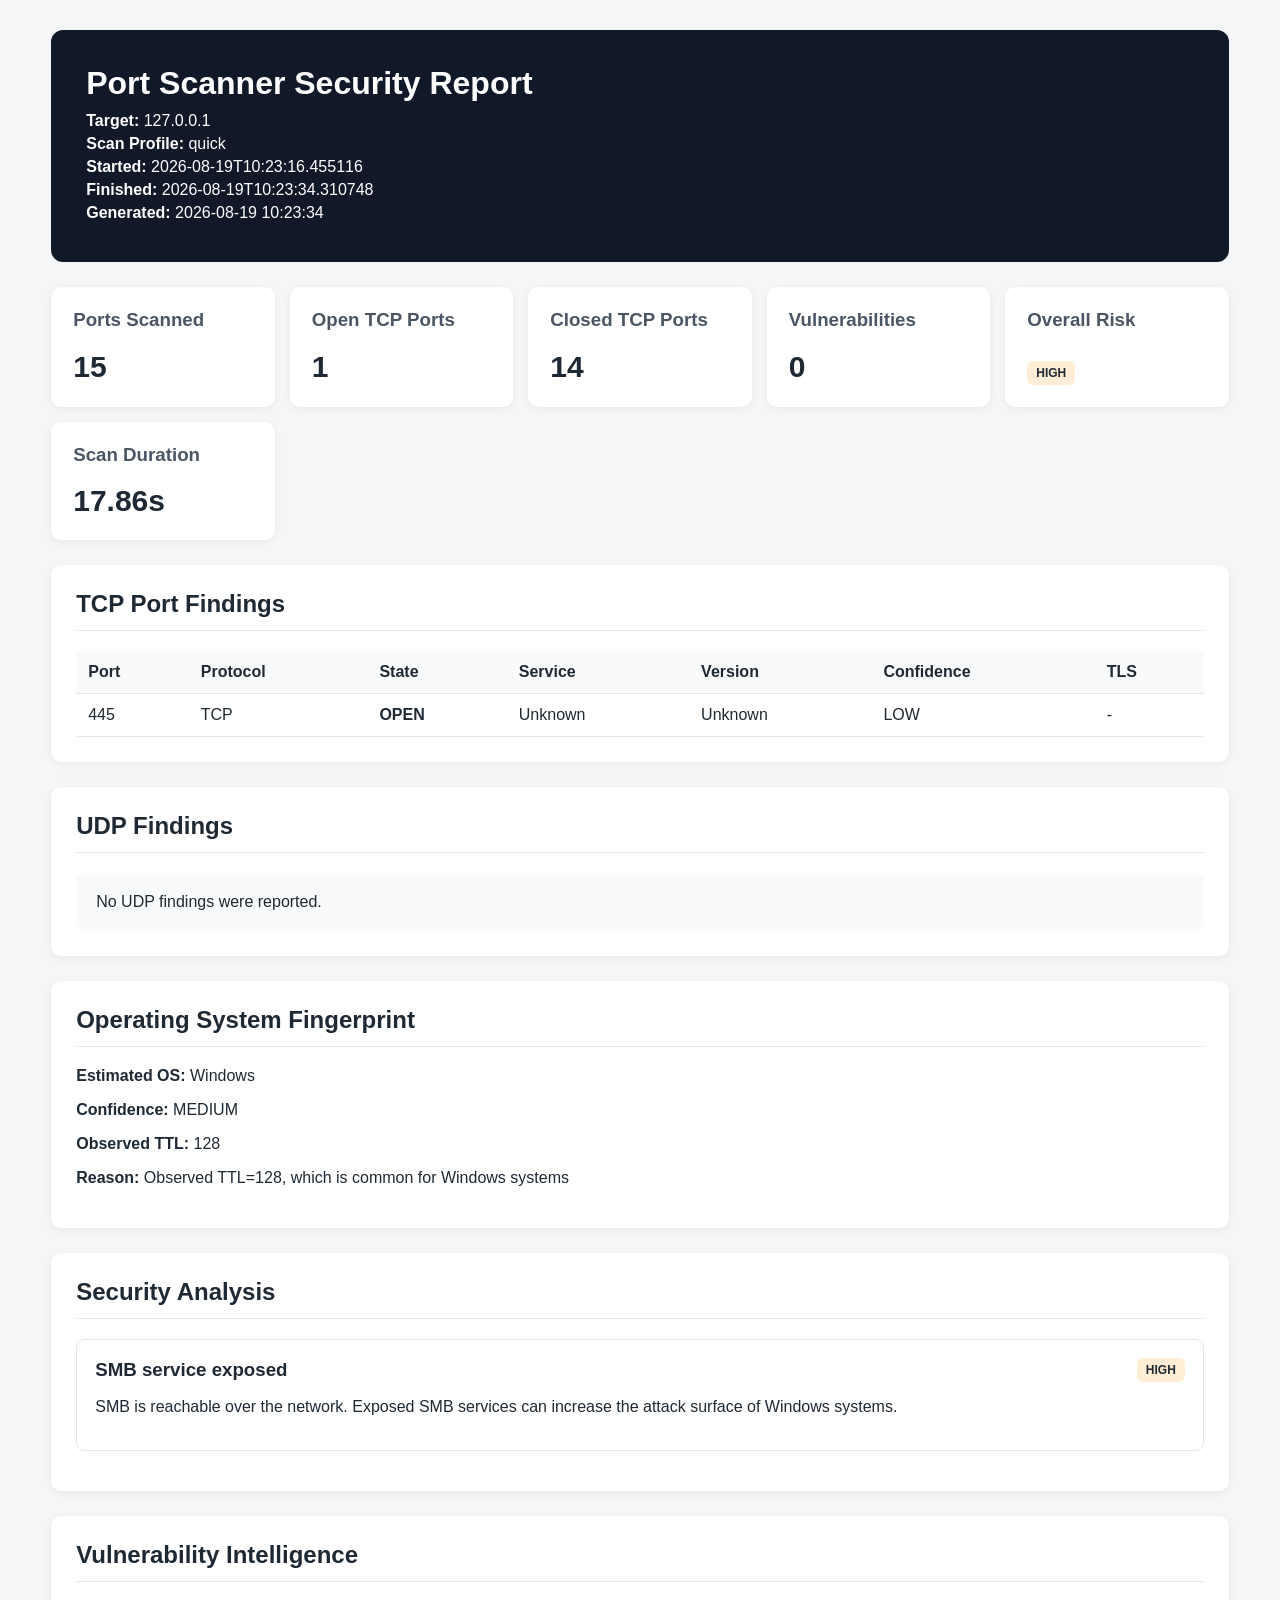
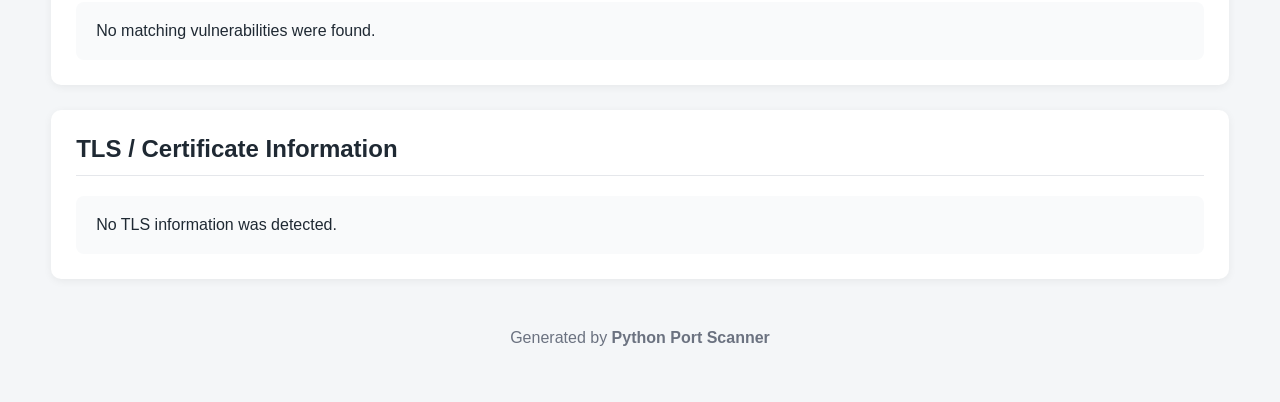
<file: report.html>
<!DOCTYPE html>

<html>

<head>

<meta charset="UTF-8">

<meta
    name="viewport"
    content="width=device-width,
    initial-scale=1.0"
>

<title>
    Port Scanner Security Report
</title>


<style>

* {
    box-sizing: border-box;
}

body {

    margin: 0;

    font-family:
        Arial,
        Helvetica,
        sans-serif;

    background:
        #f4f6f8;

    color:
        #1f2933;

}

.container {

    width: 92%;

    max-width: 1400px;

    margin:
        30px auto;

}

.header {

    background:
        #111827;

    color:
        white;

    padding:
        35px;

    border-radius:
        12px;

    margin-bottom:
        25px;

}

.header h1 {

    margin:
        0 0 10px 0;

    font-size:
        32px;

}

.header p {

    margin:
        5px 0;

}

.grid {

    display:
        grid;

    grid-template-columns:
        repeat(
            auto-fit,
            minmax(
                200px,
                1fr
            )
        );

    gap:
        15px;

    margin-bottom:
        25px;

}

.card {

    background:
        white;

    padding:
        22px;

    border-radius:
        10px;

    box-shadow:
        0 2px 8px
        rgba(
            0,
            0,
            0,
            0.06
        );

}

.card h3 {

    margin-top:
        0;

    color:
        #4b5563;

}

.metric {

    font-size:
        30px;

    font-weight:
        bold;

}

section {

    background:
        white;

    padding:
        25px;

    border-radius:
        10px;

    margin-bottom:
        25px;

    box-shadow:
        0 2px 8px
        rgba(
            0,
            0,
            0,
            0.06
        );

}

section h2 {

    margin-top:
        0;

    border-bottom:
        1px solid #e5e7eb;

    padding-bottom:
        12px;

}

table {

    width:
        100%;

    border-collapse:
        collapse;

    margin-top:
        15px;

}

th,
td {

    padding:
        12px;

    text-align:
        left;

    border-bottom:
        1px solid #e5e7eb;

    vertical-align:
        top;

}

th {

    background:
        #f9fafb;

}

tr:hover {

    background:
        #f9fafb;

}

.open {

    font-weight:
        bold;

}

.badge {

    display:
        inline-block;

    padding:
        5px 9px;

    border-radius:
        6px;

    font-size:
        12px;

    font-weight:
        bold;

}

.critical {

    background:
        #fee2e2;

}

.high {

    background:
        #ffedd5;

}

.medium {

    background:
        #fef3c7;

}

.low {

    background:
        #dcfce7;

}

.unknown {

    background:
        #e5e7eb;

}

.finding {

    border:
        1px solid #e5e7eb;

    padding:
        18px;

    margin-bottom:
        15px;

    border-radius:
        8px;

}

.finding-header {

    display:
        flex;

    justify-content:
        space-between;

    align-items:
        center;

    gap:
        15px;

}

.finding-header h3 {

    margin:
        0;

}

.tls-card {

    border:
        1px solid #e5e7eb;

    border-radius:
        8px;

    padding:
        18px;

    margin-bottom:
        15px;

}

.empty {

    padding:
        20px;

    background:
        #f9fafb;

    border-radius:
        8px;

}

.footer {

    text-align:
        center;

    color:
        #6b7280;

    padding:
        25px;

}

a {

    text-decoration:
        none;

}

</style>

</head>


<body>


<div class="container">


<!-- =====================================================
     HEADER
====================================================== -->

<div class="header">

<h1>
    Port Scanner Security Report
</h1>

<p>
    <strong>Target:</strong>
    127.0.0.1
</p>

<p>
    <strong>Scan Profile:</strong>
    quick
</p>

<p>
    <strong>Started:</strong>
    2026-08-19T10:23:16.455116
</p>

<p>
    <strong>Finished:</strong>
    2026-08-19T10:23:34.310748
</p>

<p>
    <strong>Generated:</strong>
    2026-08-19 10:23:34
</p>

</div>


<!-- =====================================================
     SUMMARY
====================================================== -->

<div class="grid">


<div class="card">

<h3>
    Ports Scanned
</h3>

<div class="metric">
    15
</div>

</div>


<div class="card">

<h3>
    Open TCP Ports
</h3>

<div class="metric">
    1
</div>

</div>


<div class="card">

<h3>
    Closed TCP Ports
</h3>

<div class="metric">
    14
</div>

</div>


<div class="card">

<h3>
    Vulnerabilities
</h3>

<div class="metric">
    0
</div>

</div>


<div class="card">

<h3>
    Overall Risk
</h3>

<div class="metric">

<span class="badge high">

    HIGH

</span>

</div>

</div>


<div class="card">

<h3>
    Scan Duration
</h3>

<div class="metric">

17.86s

</div>

</div>


</div>


<!-- =====================================================
     TCP
====================================================== -->

<section>

<h2>
    TCP Port Findings
</h2>


    <table>

        <thead>

            <tr>
                <th>Port</th>
                <th>Protocol</th>
                <th>State</th>
                <th>Service</th>
                <th>Version</th>
                <th>Confidence</th>
                <th>TLS</th>
            </tr>

        </thead>

        <tbody>
            
        <tr>

            <td>
                445
            </td>

            <td>
                TCP
            </td>

            <td>
                <span class="open">
                    OPEN
                </span>
            </td>

            <td>
                Unknown
            </td>

            <td>
                Unknown
            </td>

            <td>
                LOW
            </td>

            <td>
                -
            </td>

        </tr>
        
        </tbody>

    </table>
    

</section>


<!-- =====================================================
     UDP
====================================================== -->

<section>

<h2>
    UDP Findings
</h2>


        <div class="empty">
            No UDP findings were reported.
        </div>
        

</section>


<!-- =====================================================
     OS
====================================================== -->

<section>

<h2>
    Operating System Fingerprint
</h2>

<p>

<strong>
    Estimated OS:
</strong>

Windows

</p>

<p>

<strong>
    Confidence:
</strong>

MEDIUM

</p>

<p>

<strong>
    Observed TTL:
</strong>

128

</p>

<p>

<strong>
    Reason:
</strong>

Observed TTL=128, which is common for Windows systems

</p>

</section>


<!-- =====================================================
     SECURITY
====================================================== -->

<section>

<h2>
    Security Analysis
</h2>


        <div class="finding">

            <div class="finding-header">

                <h3>SMB service exposed</h3>

                <span class="badge high">
                    HIGH
                </span>

            </div>

            <p>
                SMB is reachable over the network. Exposed SMB services can increase the attack surface of Windows systems.
            </p>

        </div>
        

</section>


<!-- =====================================================
     VULNERABILITIES
====================================================== -->

<section>

<h2>
    Vulnerability Intelligence
</h2>


        <div class="empty">
            No matching vulnerabilities were found.
        </div>
        

</section>


<!-- =====================================================
     TLS
====================================================== -->

<section>

<h2>
    TLS / Certificate Information
</h2>


        <div class="empty">
            No TLS information was detected.
        </div>
        

</section>


<!-- =====================================================
     FOOTER
====================================================== -->

<div class="footer">

Generated by
<strong>
    Python Port Scanner
</strong>

</div>


</div>

</body>

</html>
</file>
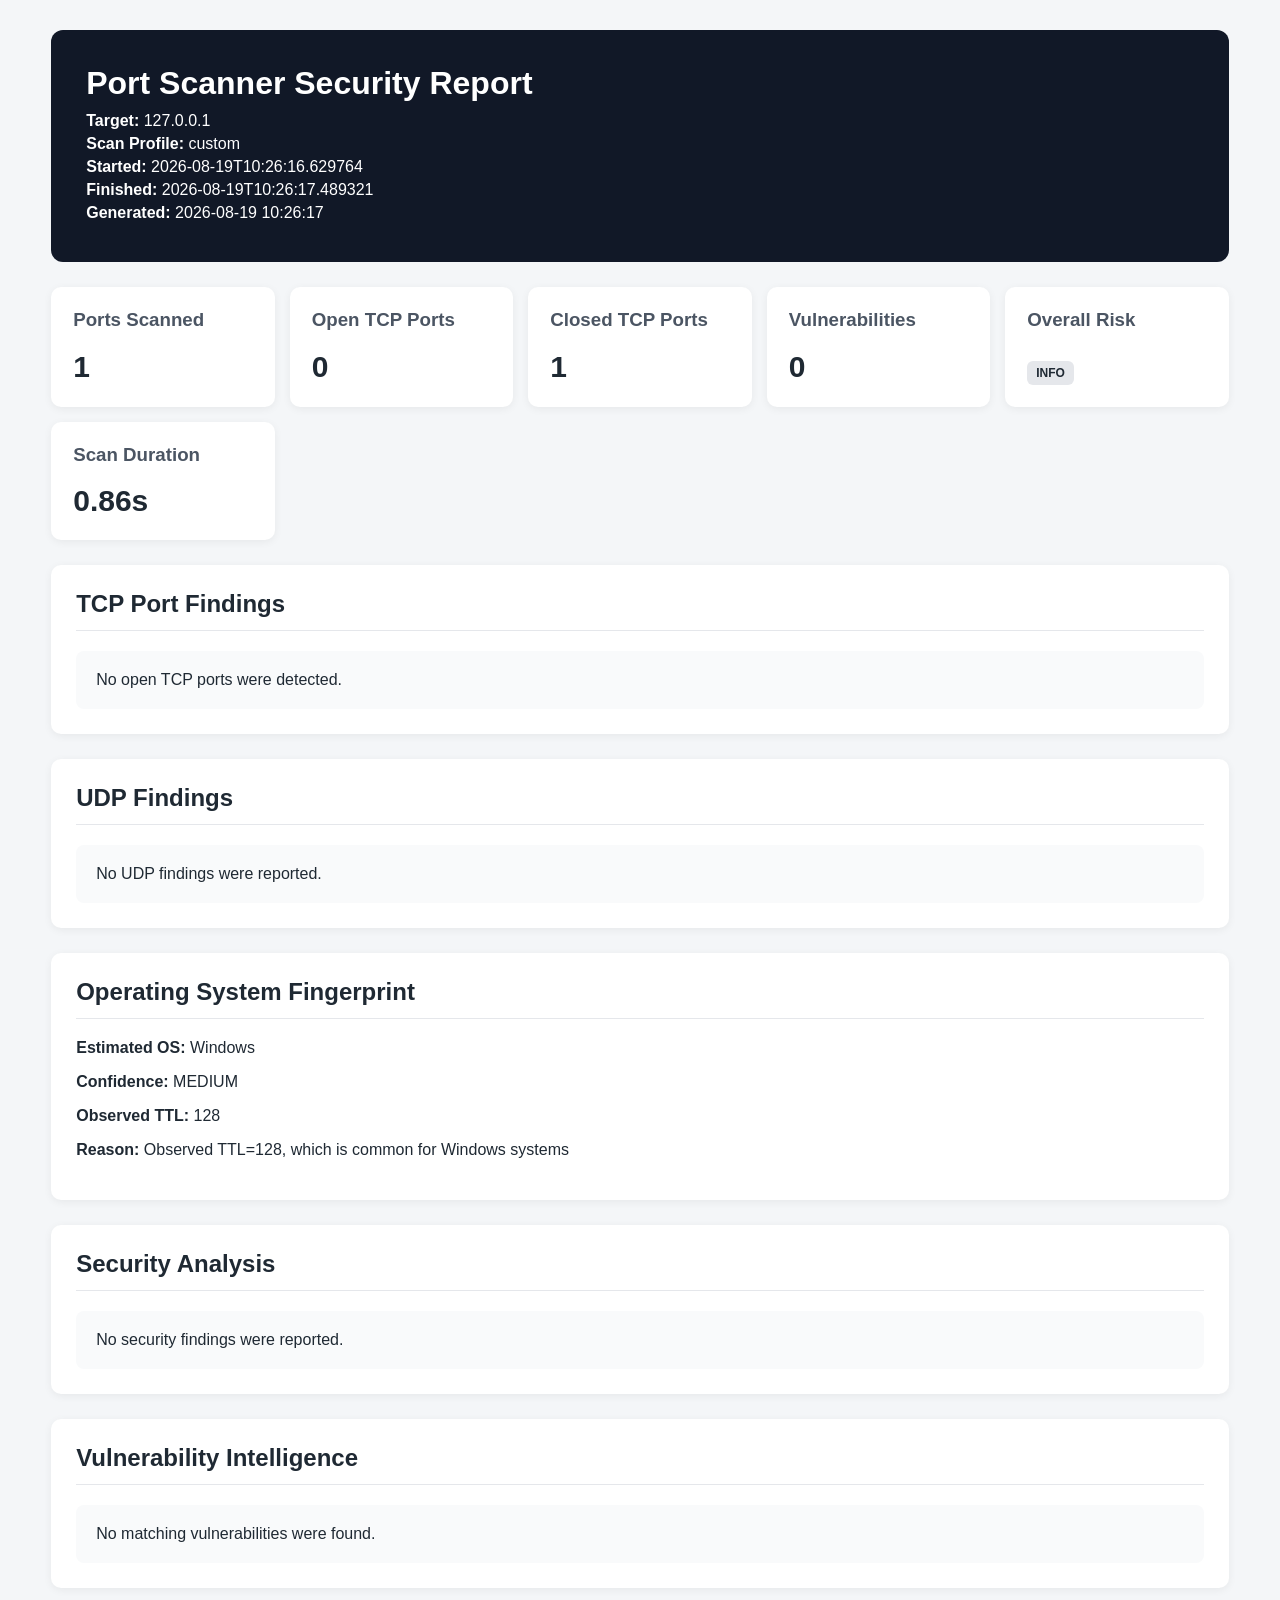
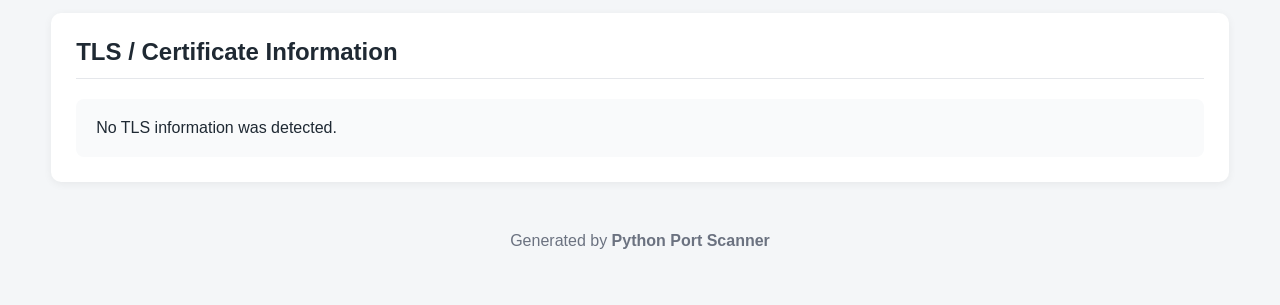
<file: reporttest.html>
<!DOCTYPE html>

<html>

<head>

<meta charset="UTF-8">

<meta
    name="viewport"
    content="width=device-width,
    initial-scale=1.0"
>

<title>
    Port Scanner Security Report
</title>


<style>

* {
    box-sizing: border-box;
}

body {

    margin: 0;

    font-family:
        Arial,
        Helvetica,
        sans-serif;

    background:
        #f4f6f8;

    color:
        #1f2933;

}

.container {

    width: 92%;

    max-width: 1400px;

    margin:
        30px auto;

}

.header {

    background:
        #111827;

    color:
        white;

    padding:
        35px;

    border-radius:
        12px;

    margin-bottom:
        25px;

}

.header h1 {

    margin:
        0 0 10px 0;

    font-size:
        32px;

}

.header p {

    margin:
        5px 0;

}

.grid {

    display:
        grid;

    grid-template-columns:
        repeat(
            auto-fit,
            minmax(
                200px,
                1fr
            )
        );

    gap:
        15px;

    margin-bottom:
        25px;

}

.card {

    background:
        white;

    padding:
        22px;

    border-radius:
        10px;

    box-shadow:
        0 2px 8px
        rgba(
            0,
            0,
            0,
            0.06
        );

}

.card h3 {

    margin-top:
        0;

    color:
        #4b5563;

}

.metric {

    font-size:
        30px;

    font-weight:
        bold;

}

section {

    background:
        white;

    padding:
        25px;

    border-radius:
        10px;

    margin-bottom:
        25px;

    box-shadow:
        0 2px 8px
        rgba(
            0,
            0,
            0,
            0.06
        );

}

section h2 {

    margin-top:
        0;

    border-bottom:
        1px solid #e5e7eb;

    padding-bottom:
        12px;

}

table {

    width:
        100%;

    border-collapse:
        collapse;

    margin-top:
        15px;

}

th,
td {

    padding:
        12px;

    text-align:
        left;

    border-bottom:
        1px solid #e5e7eb;

    vertical-align:
        top;

}

th {

    background:
        #f9fafb;

}

tr:hover {

    background:
        #f9fafb;

}

.open {

    font-weight:
        bold;

}

.badge {

    display:
        inline-block;

    padding:
        5px 9px;

    border-radius:
        6px;

    font-size:
        12px;

    font-weight:
        bold;

}

.critical {

    background:
        #fee2e2;

}

.high {

    background:
        #ffedd5;

}

.medium {

    background:
        #fef3c7;

}

.low {

    background:
        #dcfce7;

}

.unknown {

    background:
        #e5e7eb;

}

.finding {

    border:
        1px solid #e5e7eb;

    padding:
        18px;

    margin-bottom:
        15px;

    border-radius:
        8px;

}

.finding-header {

    display:
        flex;

    justify-content:
        space-between;

    align-items:
        center;

    gap:
        15px;

}

.finding-header h3 {

    margin:
        0;

}

.tls-card {

    border:
        1px solid #e5e7eb;

    border-radius:
        8px;

    padding:
        18px;

    margin-bottom:
        15px;

}

.empty {

    padding:
        20px;

    background:
        #f9fafb;

    border-radius:
        8px;

}

.footer {

    text-align:
        center;

    color:
        #6b7280;

    padding:
        25px;

}

a {

    text-decoration:
        none;

}

</style>

</head>


<body>


<div class="container">


<!-- =====================================================
     HEADER
====================================================== -->

<div class="header">

<h1>
    Port Scanner Security Report
</h1>

<p>
    <strong>Target:</strong>
    127.0.0.1
</p>

<p>
    <strong>Scan Profile:</strong>
    custom
</p>

<p>
    <strong>Started:</strong>
    2026-08-19T10:26:16.629764
</p>

<p>
    <strong>Finished:</strong>
    2026-08-19T10:26:17.489321
</p>

<p>
    <strong>Generated:</strong>
    2026-08-19 10:26:17
</p>

</div>


<!-- =====================================================
     SUMMARY
====================================================== -->

<div class="grid">


<div class="card">

<h3>
    Ports Scanned
</h3>

<div class="metric">
    1
</div>

</div>


<div class="card">

<h3>
    Open TCP Ports
</h3>

<div class="metric">
    0
</div>

</div>


<div class="card">

<h3>
    Closed TCP Ports
</h3>

<div class="metric">
    1
</div>

</div>


<div class="card">

<h3>
    Vulnerabilities
</h3>

<div class="metric">
    0
</div>

</div>


<div class="card">

<h3>
    Overall Risk
</h3>

<div class="metric">

<span class="badge unknown">

    INFO

</span>

</div>

</div>


<div class="card">

<h3>
    Scan Duration
</h3>

<div class="metric">

0.86s

</div>

</div>


</div>


<!-- =====================================================
     TCP
====================================================== -->

<section>

<h2>
    TCP Port Findings
</h2>


        <div class="empty">
            No open TCP ports were detected.
        </div>
        

</section>


<!-- =====================================================
     UDP
====================================================== -->

<section>

<h2>
    UDP Findings
</h2>


        <div class="empty">
            No UDP findings were reported.
        </div>
        

</section>


<!-- =====================================================
     OS
====================================================== -->

<section>

<h2>
    Operating System Fingerprint
</h2>

<p>

<strong>
    Estimated OS:
</strong>

Windows

</p>

<p>

<strong>
    Confidence:
</strong>

MEDIUM

</p>

<p>

<strong>
    Observed TTL:
</strong>

128

</p>

<p>

<strong>
    Reason:
</strong>

Observed TTL=128, which is common for Windows systems

</p>

</section>


<!-- =====================================================
     SECURITY
====================================================== -->

<section>

<h2>
    Security Analysis
</h2>


        <div class="empty">
            No security findings were reported.
        </div>
        

</section>


<!-- =====================================================
     VULNERABILITIES
====================================================== -->

<section>

<h2>
    Vulnerability Intelligence
</h2>


        <div class="empty">
            No matching vulnerabilities were found.
        </div>
        

</section>


<!-- =====================================================
     TLS
====================================================== -->

<section>

<h2>
    TLS / Certificate Information
</h2>


        <div class="empty">
            No TLS information was detected.
        </div>
        

</section>


<!-- =====================================================
     FOOTER
====================================================== -->

<div class="footer">

Generated by
<strong>
    Python Port Scanner
</strong>

</div>


</div>

</body>

</html>
</file>
